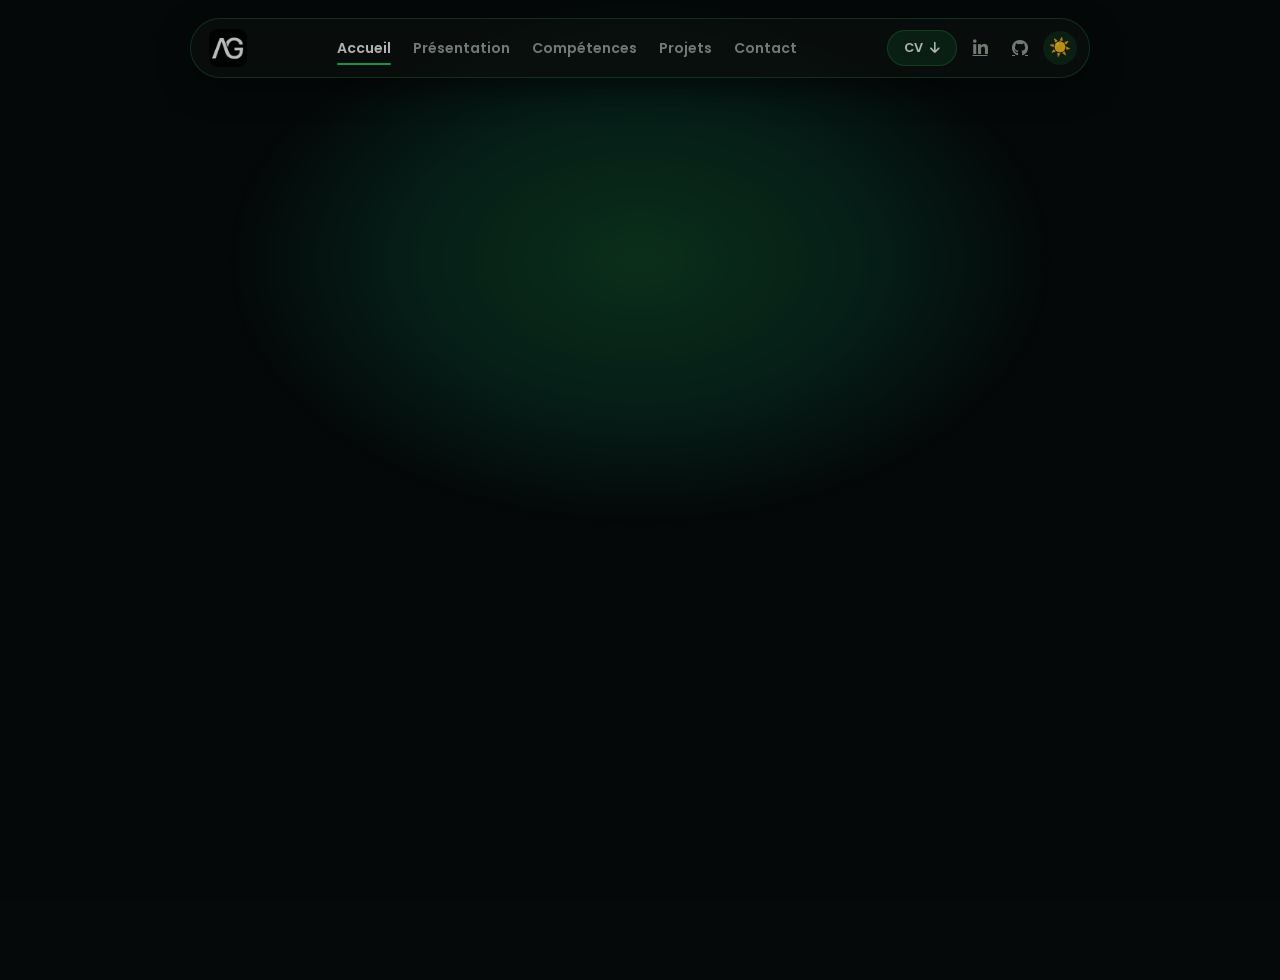
<file: index.html>
<!DOCTYPE html>
<html lang="fr">
<head>
    <meta charset="UTF-8">
    <meta name="viewport" content="width=device-width, initial-scale=1.0">
    <title>Anthony Gargoua | Accueil</title>
    <link rel="icon" href="img/logo.webp" type="image/webp">

    <link href="https://fonts.googleapis.com/css2?family=Poppins:wght@400;600;700&display=swap" rel="stylesheet">

    <link rel="stylesheet" href="styles/style.css">
    <link rel="stylesheet" href="https://cdnjs.cloudflare.com/ajax/libs/font-awesome/6.4.2/css/all.min.css">
</head>

<body>

<!-- Logo qui charge au démarrage du site -->

<div id="intro">
    <img src="img/logo.webp" alt="Anthony Gargoua Logo" id="logo">
</div>

<header>
    <div class="nav-container">
      <!-- Menu burger pour le mode responsive -->
        <div class="burger">
            <span></span><span></span><span></span>
        </div>
        
        <a href="index.html" class="nav-logo">
            <img src="img/logo.webp" alt="Logo">
        </a>

        <nav>
            <a href="index.html" class="active">Accueil</a>
            <a href="presentation.html">Présentation</a>
            <a href="competences.html">Compétences</a>
            <a href="projets.html">Projets</a>
            <a href="contact.html">Contact</a>
        </nav>

        <div class="nav-actions">
            <a href="files/CV_Anthony_GARGOUA_2026.pdf" target="_blank" rel="noopener" class="btn-cv" download>
                CV <i class="fas fa-arrow-down"></i>
            </a>
            <a href="https://www.linkedin.com/in/anthony-gargoua-776571196/" target="_blank" rel="noopener" class="nav-social" aria-label="LinkedIn">
                <i class="fab fa-linkedin-in"></i>
            </a>
            <a href="https://github.com/AnthonyGargoua" target="_blank" rel="noopener" class="nav-social" aria-label="GitHub">
                <i class="fab fa-github"></i>
            </a>
            <button id="theme-toggle">🌑</button>
        </div>
    </div>
</header>

<main class="content">
    <section class="hero fade">
        <span class="eyebrow">💻 Concepteur et Développeur d'Application Full Stack en devenir (Option JAVA)</span>
        <h1 class="title">Anthony <span class="accent-word">GARGOUA</span> 💁🏻‍♂️</h1>
        <p class="subtitle">Bienvenue sur mon portfolio. Découvrez mon parcours, mes projets et mes compétences techniques.</p>
        <div class="hero-actions">
            <a href="projets.html" class="btn-pill btn-pill--primary">Voir mes projets</a>
            <a href="contact.html" class="btn-pill btn-pill--ghost">Me contacter</a>
        </div>
    </section>

    <section class="bio fade">
        <div class="bio-text">
            <h2>À propos de moi</h2>
            <p>
                Actuellement titulaire de deux diplômes Bac+3 : <strong>Marketing Digital & Social Media</strong> et <strong>Pilotage du Développement Commercial</strong>. 
                Mon parcours m'a permis de lier stratégie commerciale et développement web.
            </p>
            <p>
                Après des expériences enrichissantes comme commercial chez <strong>Peugeot</strong> et assistant administratif et commercial polyvalent chez <strong>l'Auto Ecole de la Comédie.</strong>
                Mon envie d'apprendre et de progresser m'a conduit vers le domaine du <strong>developpement web</strong>.
            </p>
            <p>
                Polyvalent et curieux, j'ai intégré depuis Juin 2026 une formation niveau Bac+3 en<strong>Concepteur et Développeur d'Application Option JAVA</strong>, chez <strong>Diginamic Montpellier.</strong>
                <br>Mon objectif est de mettre en pratique mes connaissances et de contribuer au bon fonctionnement de projets web et mobile.
            </p>
        </div>

        <div class="bio-photo">
            <img src="img/anthony.webp" alt="Photo de profil Anthony Gargoua">
        </div>
    </section>
</main>

<!-- Bouton retour en haut -->
<button id="back-to-top" aria-label="Retour en haut de la page">
    <i class="fas fa-arrow-up"></i>
</button>

<script src="https://cdnjs.cloudflare.com/ajax/libs/gsap/3.12.2/gsap.min.js"></script>
<script src="js/script.js"></script>

</body>
</html>
</file>
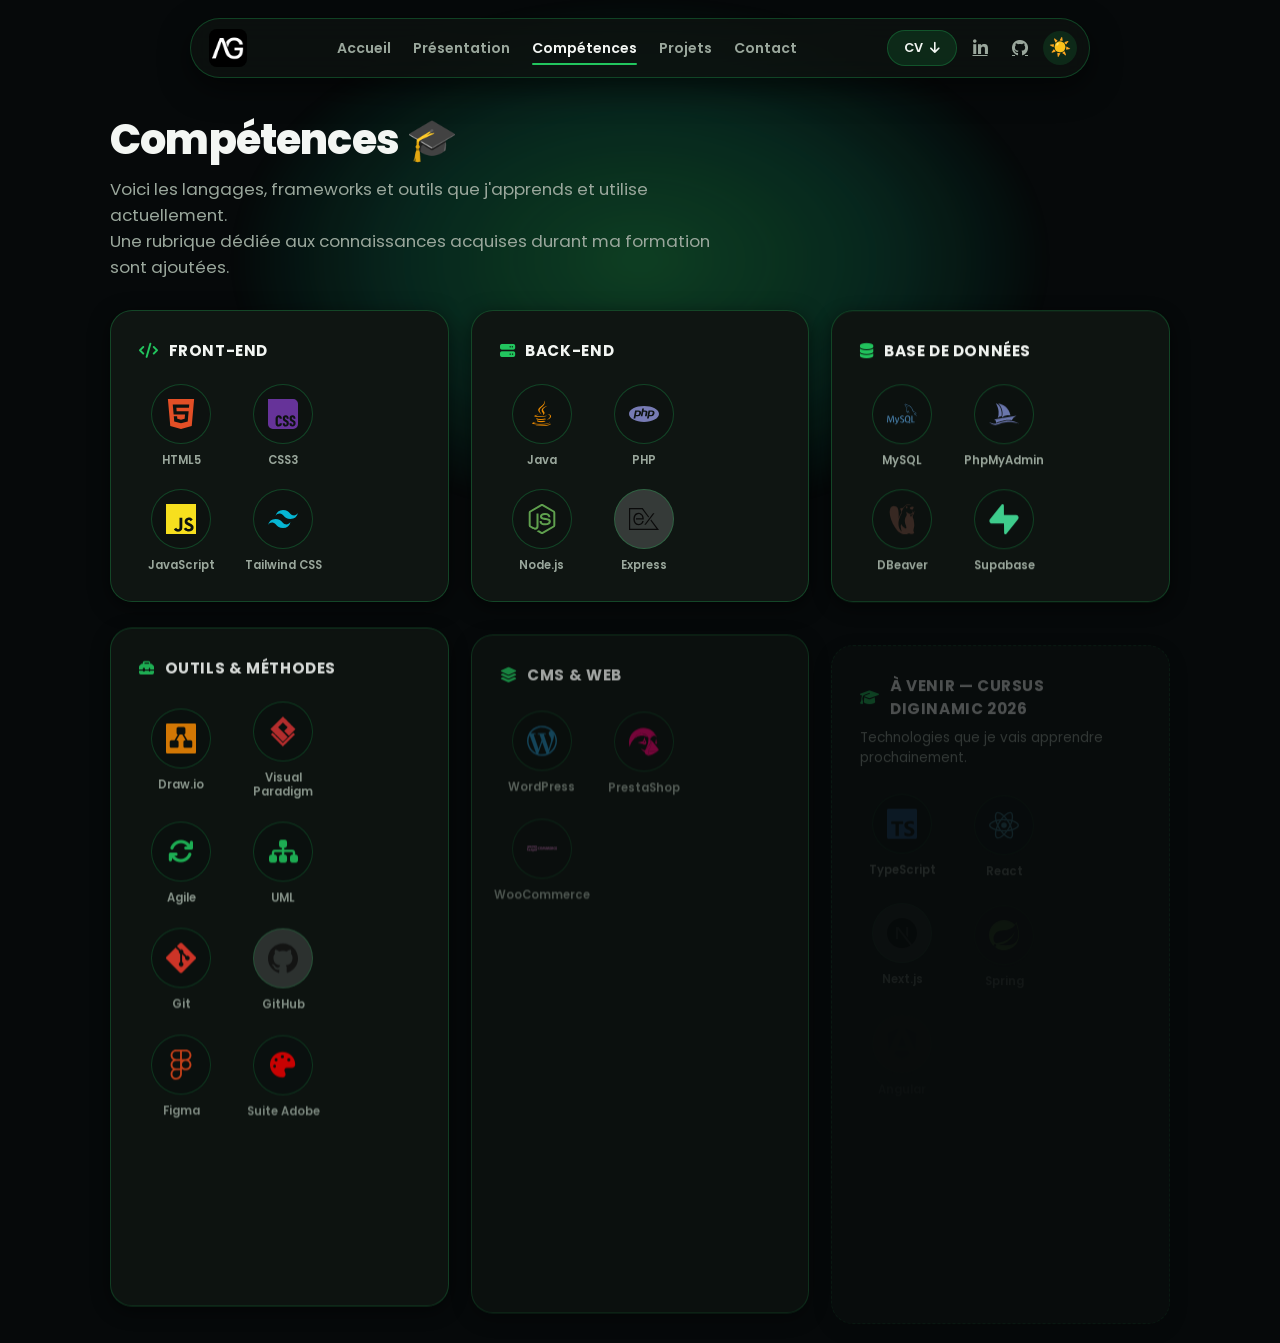
<file: competences.html>
<!DOCTYPE html>
<html lang="fr">
<head>
    <meta charset="UTF-8">
    <meta name="viewport" content="width=device-width, initial-scale=1.0">
    <title>Compétences | Anthony Gargoua</title>
    <link rel="icon" href="img/logo.webp" type="image/webp">

    <link href="https://fonts.googleapis.com/css2?family=Poppins:wght@400;600;700&display=swap" rel="stylesheet">
    <link rel="stylesheet" href="styles/style.css">
    <link rel="stylesheet" href="https://cdnjs.cloudflare.com/ajax/libs/font-awesome/6.4.2/css/all.min.css">
</head>

<body>

<header>
    <div class="nav-container">
        <!-- Le burger pour le mobile -->
        <div class="burger">
            <span></span><span></span><span></span>
        </div>
        
        <a href="index.html" class="nav-logo">
            <img src="img/logo.webp" alt="Logo">
        </a>

        <nav>
            <a href="index.html">Accueil</a>
            <a href="presentation.html">Présentation</a>
            <a href="competences.html" class="active">Compétences</a>
            <a href="projets.html">Projets</a>
            <a href="contact.html">Contact</a>
        </nav>

        <div class="nav-actions">
            <a href="files/CV_Anthony_GARGOUA_2026.pdf" target="_blank" rel="noopener" class="btn-cv" download>
                CV <i class="fas fa-arrow-down"></i>
            </a>
            <a href="https://www.linkedin.com/in/anthony-gargoua-776571196/" target="_blank" rel="noopener" class="nav-social" aria-label="LinkedIn">
                <i class="fab fa-linkedin-in"></i>
            </a>
            <a href="https://github.com/AnthonyGargoua" target="_blank" rel="noopener" class="nav-social" aria-label="GitHub">
                <i class="fab fa-github"></i>
            </a>
            <button id="theme-toggle">🌑</button>
        </div>
    </div>
</header>

<main class="content">
    <h1 class="title fade">Compétences 🎓</h1>
    <p class="subtitle fade">Voici les langages, frameworks et outils que j'apprends et utilise actuellement. <br> Une rubrique dédiée aux connaissances acquises durant ma formation sont ajoutées.</p>

    <div class="skills-grid">
        <!-- Front-End -->
        <section class="skill-category">
            <h3><i class="fas fa-code"></i> Front-End</h3>
            <div class="skill-icons">
          
                <div class="skill-icon" title="HTML5">
                    <div class="skill-icon-badge"><img src="img/icons/html5.svg" alt="HTML5"></div>
                    <span>HTML5</span>
                </div>
                <div class="skill-icon" title="CSS3">
                    <div class="skill-icon-badge"><img src="img/icons/css3.svg" alt="CSS3"></div>
                    <span>CSS3</span>
                </div>
                <div class="skill-icon" title="JavaScript">
                    <div class="skill-icon-badge"><img src="img/icons/javascript.svg" alt="JavaScript"></div>
                    <span>JavaScript</span>
                </div>
                <div class="skill-icon" title="Tailwind CSS">
                    <div class="skill-icon-badge"><img src="img/icons/tailwindcss.svg" alt="Tailwind CSS"></div>
                    <span>Tailwind CSS</span>
                </div>
            </div>
        </section>

        <!-- Back-End -->
        <section class="skill-category">
            <h3><i class="fas fa-server"></i> Back-End</h3>
            <div class="skill-icons">
                <div class="skill-icon" title="Java">
                    <div class="skill-icon-badge skill-icon-badge--java"><i class="fab fa-java"></i></div>
                    <span>Java</span>
                </div>
                <div class="skill-icon" title="PHP">
                    <div class="skill-icon-badge"><img src="img/icons/php.svg" alt="PHP"></div>
                    <span>PHP</span>
                </div>
                <div class="skill-icon" title="Node.js">
                    <div class="skill-icon-badge"><img src="img/icons/nodejs.svg" alt="Node.js"></div>
                    <span>Node.js</span>
                </div>
                <div class="skill-icon" title="Express">
                    <div class="skill-icon-badge skill-icon-badge--soft-light"><img src="img/icons/express.svg" alt="Express"></div>
                    <span>Express</span>
                </div>
            </div>
        </section>

        <!-- Base de données -->
        <section class="skill-category">
            <h3><i class="fas fa-database"></i> Base de données</h3>
            <div class="skill-icons">
                <div class="skill-icon" title="MySQL">
                    <div class="skill-icon-badge"><img src="img/icons/mysql.svg" alt="MySQL"></div>
                    <span>MySQL</span>
                </div>
                <div class="skill-icon" title="PhpMyAdmin">
                    <div class="skill-icon-badge"><img src="img/icons/phpmyadmin.svg" alt="PhpMyAdmin"></div>
                    <span>PhpMyAdmin</span>
                </div>
                <div class="skill-icon" title="DBeaver">
                    <div class="skill-icon-badge"><img src="img/icons/dbeaver.svg" alt="DBeaver"></div>
                    <span>DBeaver</span>
                </div>
                <div class="skill-icon" title="Supabase">
                    <div class="skill-icon-badge"><img src="img/icons/supabase.svg" alt="Supabase"></div>
                    <span>Supabase</span>
                </div>
            </div>
        </section>

        <!-- Outils & méthodes -->
        <section class="skill-category">
            <h3><i class="fas fa-toolbox"></i> Outils & méthodes</h3>
            <div class="skill-icons">
                <div class="skill-icon" title="Draw.io">
                    <div class="skill-icon-badge"><img src="img/icons/drawio.svg" alt="Draw.io"></div>
                    <span>Draw.io</span>
                </div>
                <div class="skill-icon" title="Visual Paradigm">
                    <div class="skill-icon-badge"><img src="img/icons/visualparadigm.svg" alt="Visual Paradigm"></div>
                    <span>Visual Paradigm</span>
                </div>
                <div class="skill-icon" title="Agile">
                    <div class="skill-icon-badge"><i class="fas fa-arrows-rotate"></i></div>
                    <span>Agile</span>
                </div>
                <div class="skill-icon" title="UML">
                    <div class="skill-icon-badge"><i class="fas fa-sitemap"></i></div>
                    <span>UML</span>
                </div>
                <div class="skill-icon" title="Git">
                    <div class="skill-icon-badge"><img src="img/icons/git.svg" alt="Git"></div>
                    <span>Git</span>
                </div>
                <div class="skill-icon" title="GitHub">
                    <div class="skill-icon-badge skill-icon-badge--soft-light"><img src="img/icons/github.svg" alt="GitHub"></div>
                    <span>GitHub</span>
                </div>
                <div class="skill-icon" title="Figma">
                    <div class="skill-icon-badge"><img src="img/icons/figma.svg" alt="Figma"></div>
                    <span>Figma</span>
                </div>
                <div class="skill-icon" title="Suite Adobe">
                    <div class="skill-icon-badge skill-icon-badge--adobe"><i class="fas fa-palette"></i></div>
                    <span>Suite Adobe</span>
                </div>
            </div>
        </section>

        <!-- CMS & Web -->
        <section class="skill-category">
            <h3><i class="fas fa-layer-group"></i> CMS & Web</h3>
            <div class="skill-icons">
                <div class="skill-icon" title="WordPress">
                    <div class="skill-icon-badge"><img src="img/icons/wordpress.svg" alt="WordPress"></div>
                    <span>WordPress</span>
                </div>
                <div class="skill-icon" title="PrestaShop">
                    <div class="skill-icon-badge"><img src="img/icons/prestashop.svg" alt="PrestaShop"></div>
                    <span>PrestaShop</span>
                </div>
                <div class="skill-icon" title="WooCommerce">
                    <div class="skill-icon-badge"><img src="img/icons/woocommerce.svg" alt="WooCommerce"></div>
                    <span>WooCommerce</span>
                </div>
            </div>
        </section>

        <!-- Futur langages et outils Diginamic -->
        <section class="skill-category skill-category--soon">
            <h3><i class="fas fa-graduation-cap"></i> À venir — Cursus Diginamic 2026</h3>
            <p class="category-note">Technologies que je vais apprendre prochainement.</p>
            <div class="skill-icons">
                <div class="skill-icon" title="TypeScript">
                    <div class="skill-icon-badge"><img src="img/icons/typescript.svg" alt="TypeScript"></div>
                    <span>TypeScript</span>
                </div>
                <div class="skill-icon" title="React">
                    <div class="skill-icon-badge"><img src="img/icons/react.svg" alt="React"></div>
                    <span>React</span>
                </div>
                <div class="skill-icon" title="Next.js">
                    <div class="skill-icon-badge skill-icon-badge--soft-light"><img src="img/icons/nextjs.svg" alt="Next.js"></div>
                    <span>Next.js</span>
                </div>
                <div class="skill-icon" title="Spring">
                    <div class="skill-icon-badge"><img src="img/icons/spring.svg" alt="Spring"></div>
                    <span>Spring</span>
                </div>
                <div class="skill-icon" title="Angular">
                    <div class="skill-icon-badge skill-icon-badge--soft-light"><img src="img/icons/angular.svg" alt="Angular"></div>
                    <span>Angular</span>
                </div>
                <div class="skill-icon" title="PostgreSQL">
                    <div class="skill-icon-badge"><img src="img/icons/postgresql.svg" alt="PostgreSQL"></div>
                    <span>PostgreSQL</span>
                </div>
                <div class="skill-icon" title="NoSQL (MongoDB / Redis)">
                    <div class="skill-icon-badge"><img src="img/icons/mongodb.svg" alt="MongoDB"></div>
                    <span>NoSQL</span>
                </div>
                <div class="skill-icon" title="Docker & Kubernetes">
                    <div class="skill-icon-badge"><img src="img/icons/docker.svg" alt="Docker"></div>
                    <span>Docker</span>
                </div>
                <div class="skill-icon" title="Tests Unitaires (Jest / JUnit)">
                    <div class="skill-icon-badge"><img src="img/icons/jest.svg" alt="Jest"></div>
                    <span>Tests</span>
                </div>
                <div class="skill-icon" title="Architecture Cloud & API Rest">
                    <div class="skill-icon-badge"><i class="fas fa-cloud"></i></div>
                    <span>Cloud / API</span>
                </div>
            </div>
        </section>
    </div>
</main>

<!-- Bouton retour en haut -->
<button id="back-to-top" aria-label="Retour en haut de la page">
    <i class="fas fa-arrow-up"></i>
</button>

<script src="https://cdnjs.cloudflare.com/ajax/libs/gsap/3.12.2/gsap.min.js"></script>
<script src="js/script.js"></script>

</body>
</html>
</file>
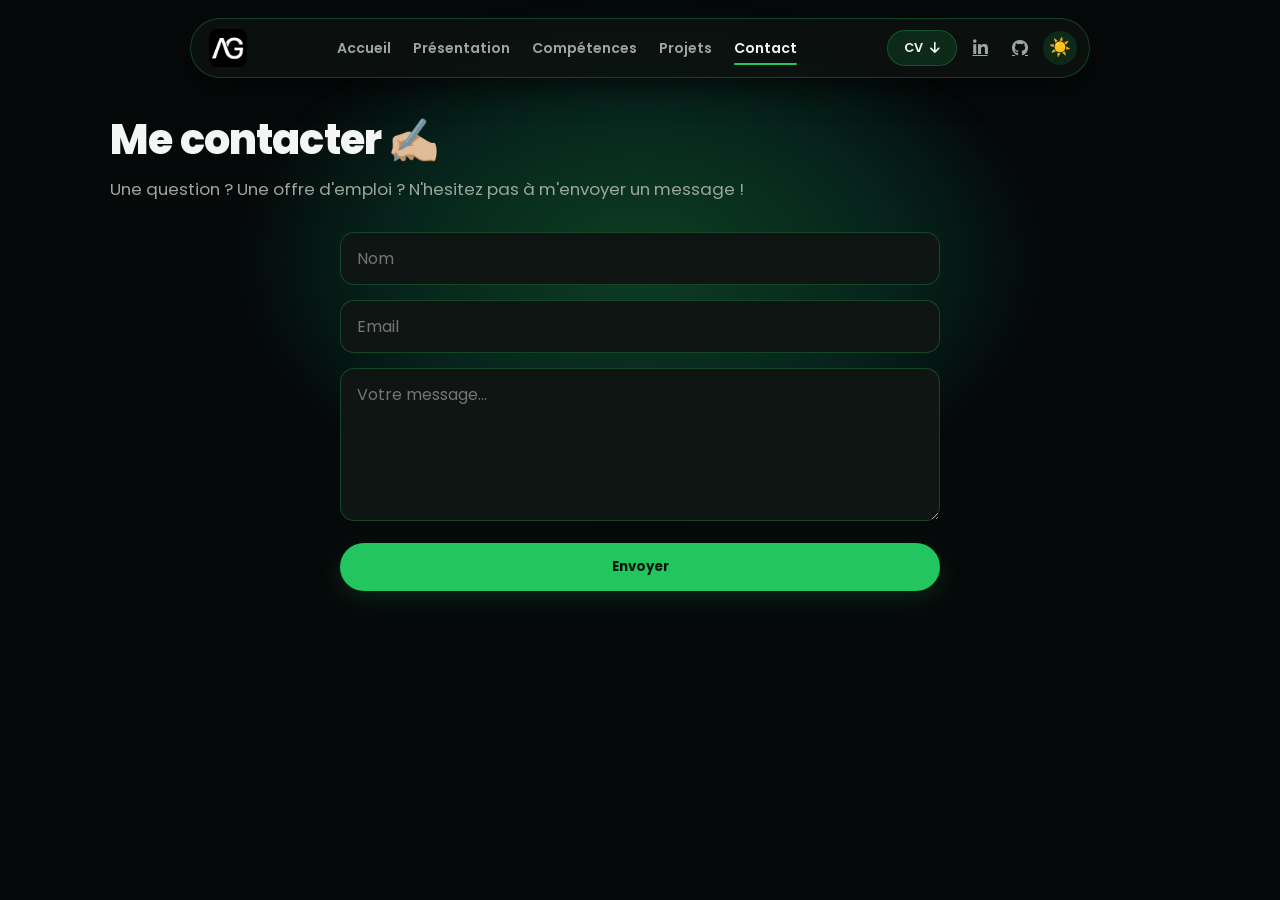
<file: contact.html>
<!DOCTYPE html>
<html lang="fr">
<head>
    <meta charset="UTF-8">
    <meta name="viewport" content="width=device-width, initial-scale=1.0">
    <title>Contact | Anthony Gargoua</title>
    <link rel="icon" href="img/logo.webp" type="image/webp">

    <link href="https://fonts.googleapis.com/css2?family=Poppins:wght@400;600;700&display=swap" rel="stylesheet">
    <link rel="stylesheet" href="styles/style.css">
    <link rel="stylesheet" href="https://cdnjs.cloudflare.com/ajax/libs/font-awesome/6.4.2/css/all.min.css">
</head>

<body>

<header>
    <div class="nav-container">
        <!-- Le burger pour le mobile -->
        <div class="burger">
            <span></span><span></span><span></span>
        </div>
        
        <a href="index.html" class="nav-logo">
            <img src="img/logo.webp" alt="Logo">
        </a>

        <nav>
            <a href="index.html">Accueil</a>
            <a href="presentation.html">Présentation</a>
            <a href="competences.html">Compétences</a>
            <a href="projets.html">Projets</a>
            <a href="contact.html" class="active">Contact</a>
        </nav>

        <div class="nav-actions">
            <a href="files/CV_Anthony_GARGOUA_2026.pdf" target="_blank" rel="noopener" class="btn-cv" download>
                CV <i class="fas fa-arrow-down"></i>
            </a>
            <a href="https://www.linkedin.com/in/anthony-gargoua-776571196/" target="_blank" rel="noopener" class="nav-social" aria-label="LinkedIn">
                <i class="fab fa-linkedin-in"></i>
            </a>
            <a href="https://github.com/AnthonyGargoua" target="_blank" rel="noopener" class="nav-social" aria-label="GitHub">
                <i class="fab fa-github"></i>
            </a>
            <button id="theme-toggle">🌑</button>
        </div>
    </div>
</header>

<main class="content">
    <section class="contact-section fade">
        <h1 class="title">Me contacter ✍🏼</h1>
        <p class="subtitle">Une question ? Une offre d'emploi ? N'hesitez pas à m'envoyer un message !</p>

        <form class="contact-form" action="https://formspree.io/f/mdkrrqwg" method="POST">
            <div class="form-group">
                <input type="text" name="name" placeholder="Nom" required>
            </div>
            <div class="form-group">
                <input type="email" name="email" placeholder="Email" required>
            </div>
            <div class="form-group">
                <textarea name="message" placeholder="Votre message..." rows="5" required></textarea>
            </div>

            <button type="submit" class="btn-submit">Envoyer</button>

            <!-- Message dynamique de retour -->
            <div id="form-message" class="form-message"></div>
        </form>
    </section>
</main>

<!-- Bouton retour en haut -->
<button id="back-to-top" aria-label="Retour en haut de la page">
    <i class="fas fa-arrow-up"></i>
</button>

<!-- GSAP -->
<script src="https://cdnjs.cloudflare.com/ajax/libs/gsap/3.12.2/gsap.min.js"></script>

<!-- Logique du formulaire -->
<script>
    const form = document.querySelector(".contact-form");
    const msgBox = document.getElementById("form-message");

    form.addEventListener("submit", async (e) => {
        e.preventDefault();
        msgBox.classList.remove("success", "error", "show");

        const response = await fetch(form.action, {
            method: "POST",
            body: new FormData(form),
            headers: { "Accept": "application/json" }
        });

        if (response.ok) {
            msgBox.textContent = "Merci ! Votre message a bien été envoyé ✨";
            msgBox.className = "form-message success show";
            form.reset();
        } else {
            msgBox.textContent = "Erreur lors de l’envoi. Veuillez réessayer.";
            msgBox.className = "form-message error show";
        }

        gsap.fromTo(".show", 
            { opacity: 0, y: 10 }, 
            { opacity: 1, y: 0, duration: 0.6, ease: "power2.out" }
        );
    });
</script>

<script src="js/script.js"></script>

</body>
</html>
</file>
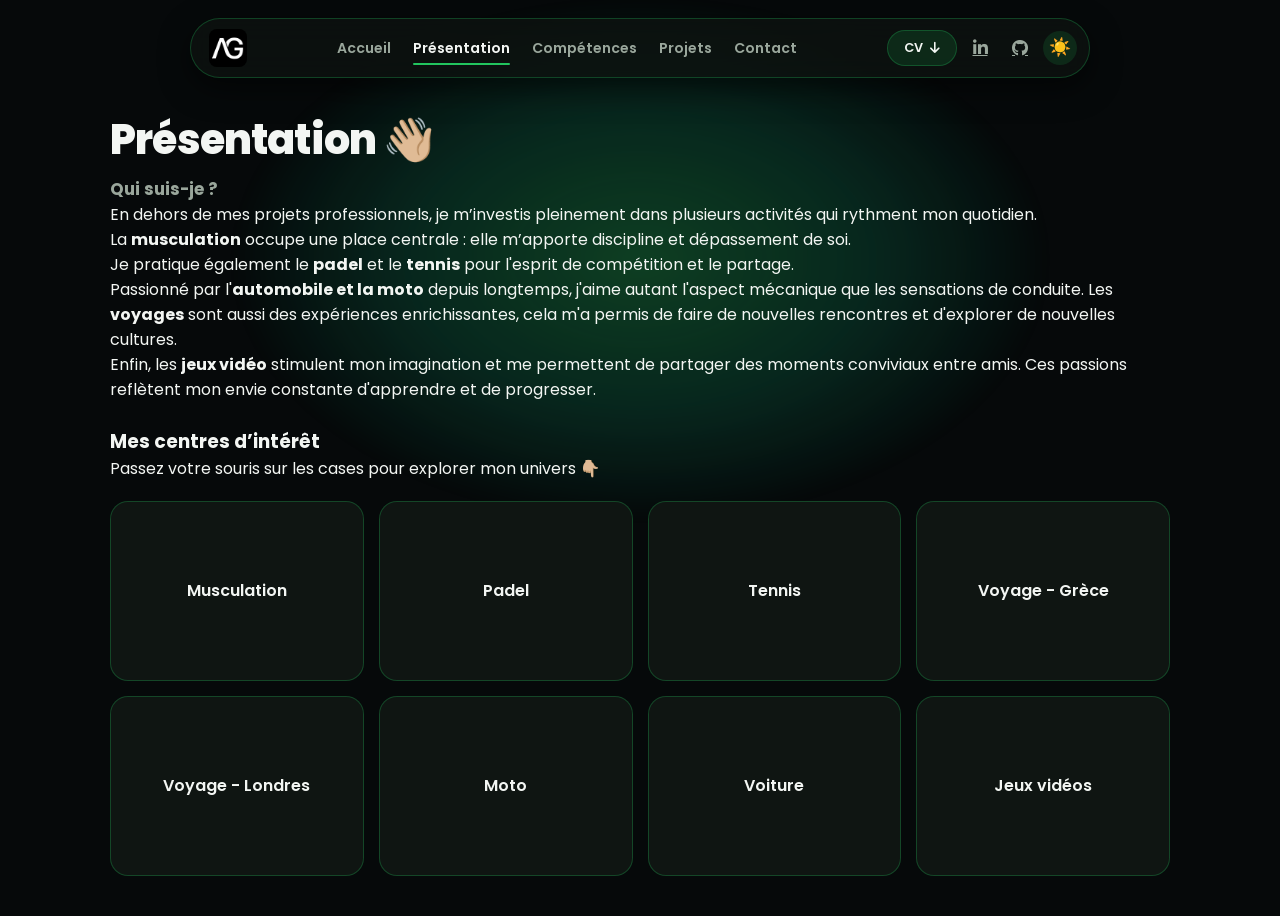
<file: presentation.html>
<!DOCTYPE html>
<html lang="fr">
<head>
    <meta charset="UTF-8">
    <meta name="viewport" content="width=device-width, initial-scale=1.0">
    <title>Présentation | Anthony Gargoua</title>
    <link rel="icon" href="img/logo.webp" type="image/webp">


    <link href="https://fonts.googleapis.com/css2?family=Poppins:wght@400;600;700&display=swap" rel="stylesheet">
    <link rel="stylesheet" href="styles/style.css">
    <link rel="stylesheet" href="https://cdnjs.cloudflare.com/ajax/libs/font-awesome/6.4.2/css/all.min.css">
</head>

<body>

<header>
    <div class="nav-container">
          <!-- Menu burger pour le mode responsive -->
        <div class="burger">
            <span></span><span></span><span></span>
        </div>
        
        <a href="index.html" class="nav-logo">
            <img src="img/logo.webp" alt="Logo">
        </a>

        <nav>
            <a href="index.html">Accueil</a>
            <a href="presentation.html" class="active">Présentation</a>
            <a href="competences.html">Compétences</a>
            <a href="projets.html">Projets</a>
            <a href="contact.html">Contact</a>
        </nav>

        <div class="nav-actions">
            <a href="files/CV_Anthony_GARGOUA_2026.pdf" target="_blank" rel="noopener" class="btn-cv" download>
                CV <i class="fas fa-arrow-down"></i>
            </a>
            <a href="https://www.linkedin.com/in/anthony-gargoua-776571196/" target="_blank" rel="noopener" class="nav-social" aria-label="LinkedIn">
                <i class="fab fa-linkedin-in"></i>
            </a>
            <a href="https://github.com/AnthonyGargoua" target="_blank" rel="noopener" class="nav-social" aria-label="GitHub">
                <i class="fab fa-github"></i>
            </a>
            <button id="theme-toggle">🌑</button>
        </div>
    </div>
</header>

<main class="content">
    <section class="intro-presentation fade">
        <h1 class="title">Présentation 👋🏼</h1>
        <h2 class="subtitle">Qui suis-je ?</h2>

        <div class="presentation-text">
            <p>
                En dehors de mes projets professionnels, je m’investis pleinement dans plusieurs activités qui rythment mon quotidien. 
                <br>La <strong>musculation</strong> occupe une place centrale : elle m’apporte discipline et dépassement de soi. 
                <br>Je pratique également le <strong>padel</strong> et le <strong>tennis</strong> pour l'esprit de compétition et le partage.
            </p>
            <p>
                Passionné par l'<strong>automobile et la moto</strong> depuis longtemps, j'aime autant l'aspect mécanique que les sensations de conduite. 
                Les <strong>voyages</strong> sont aussi des expériences enrichissantes, cela m'a permis de faire de nouvelles rencontres et d'explorer de nouvelles cultures.
            </p>
            <p>
                Enfin, les <strong>jeux vidéo</strong> stimulent mon imagination et me permettent de partager des moments conviviaux entre amis. 
                Ces passions reflètent mon envie constante d'apprendre et de progresser.
            </p>
            <br>
        </div>
    </section>

    <section class="interests fade">
        <h3>Mes centres d’intérêt</h3>
        <p class="instruction">Passez votre souris sur les cases pour explorer mon univers 👇🏼</p>

        <div class="cards-container">
            <div class="card">
                <span>Musculation</span>
                <img src="img/musculation.webp" alt="Musculation" class="hover-img">
            </div>
            <div class="card">
                <span>Padel</span>
                <img src="img/padel.webp" alt="Padel" class="hover-img">
            </div>
            <div class="card">
                <span>Tennis</span>
                <img src="img/tennis.webp" alt="Tennis" class="hover-img">
            </div>
            <div class="card">
                <span>Voyage - Grèce</span>
                <img src="img/acropole.webp" alt="Grèce" class="hover-img">
            </div>
            <div class="card">
                <span>Voyage - Londres</span>
                <img src="img/londres.webp" alt="Londres" class="hover-img">
            </div>
            <div class="card">
                <span>Moto</span>
                <img src="img/honda.webp" alt="Moto" class="hover-img">
            </div>
            <div class="card">
                <span>Voiture</span>
                <img src="img/porsche.webp" alt="Voiture" class="hover-img">
            </div>
            <div class="card">
                <span>Jeux vidéos</span>
                <img src="img/ordinateur.webp" alt="Jeux vidéos" class="hover-img">
            </div>
        </div>
    </section>
</main>

<!-- Bouton retour en haut -->
<button id="back-to-top" aria-label="Retour en haut de la page">
    <i class="fas fa-arrow-up"></i>
</button>

<script src="https://cdnjs.cloudflare.com/ajax/libs/gsap/3.12.2/gsap.min.js"></script>
<script src="js/script.js"></script>

</body>
</html>
</file>
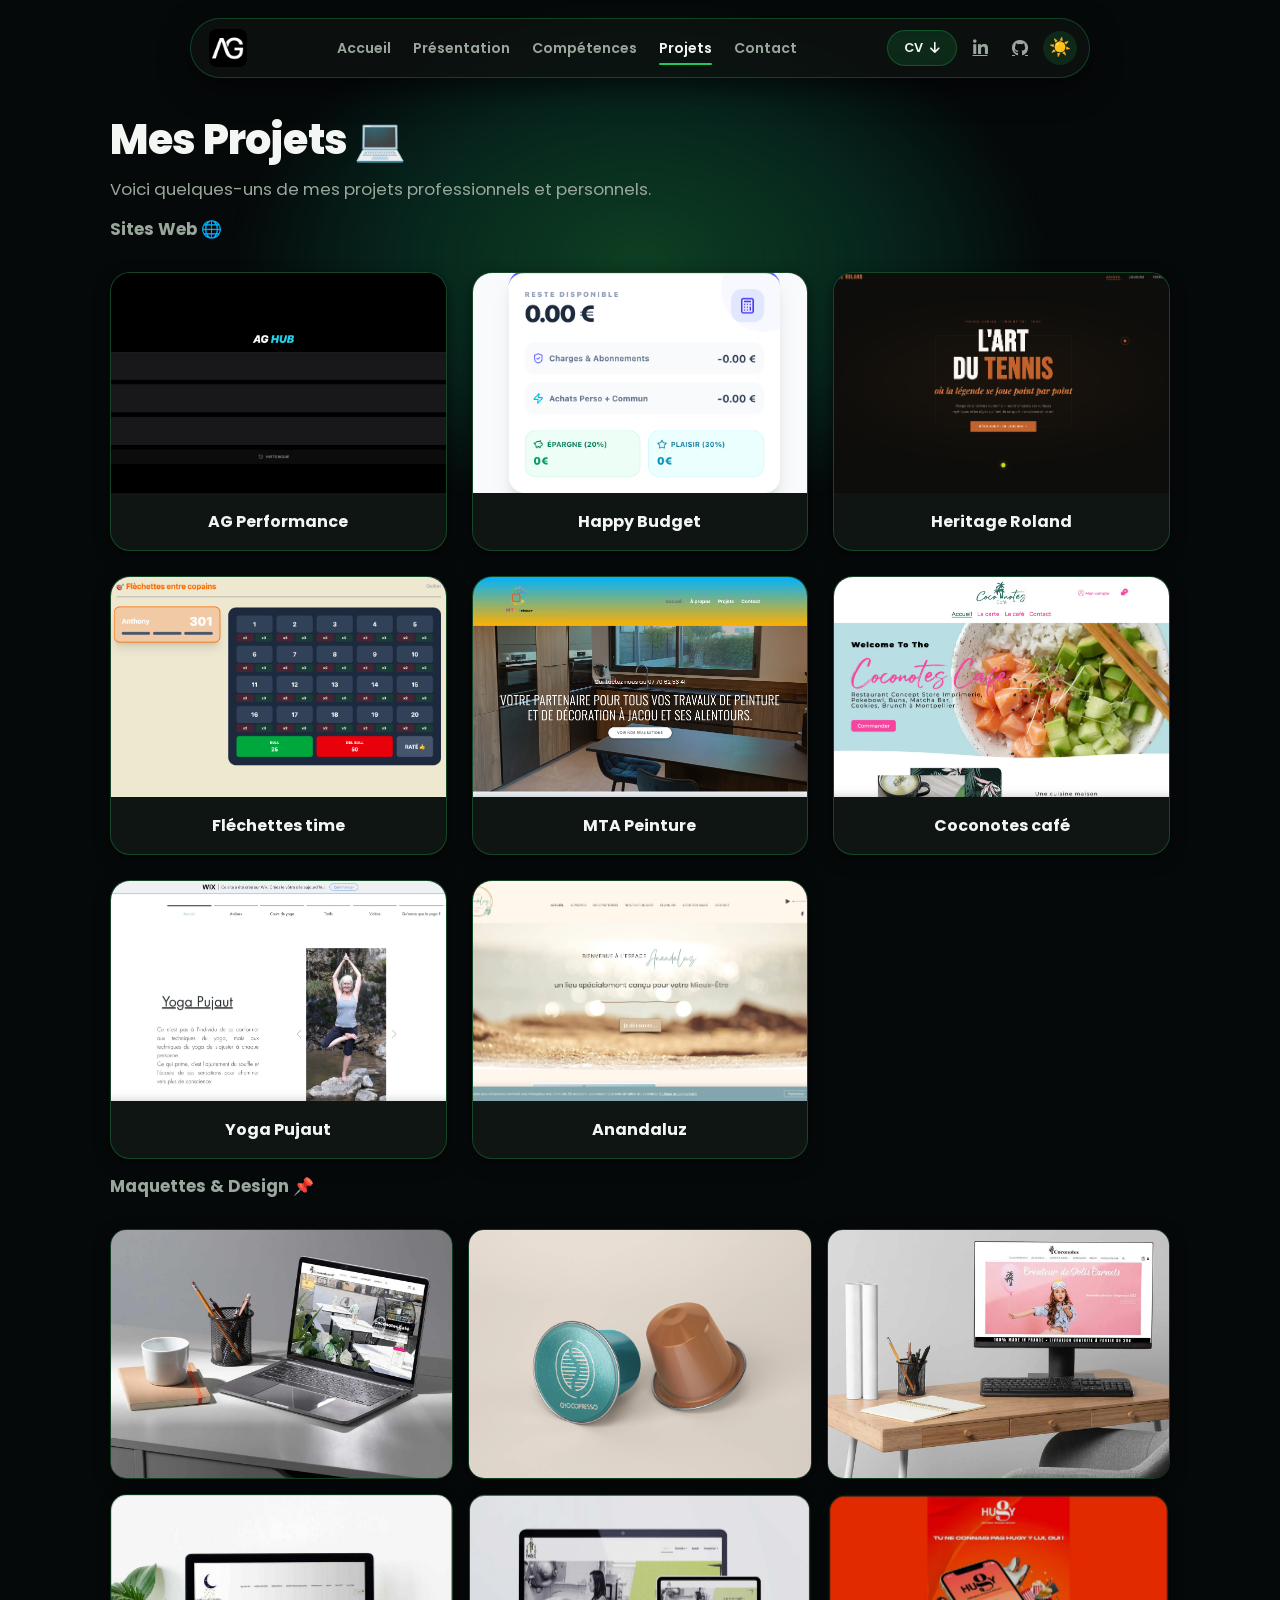
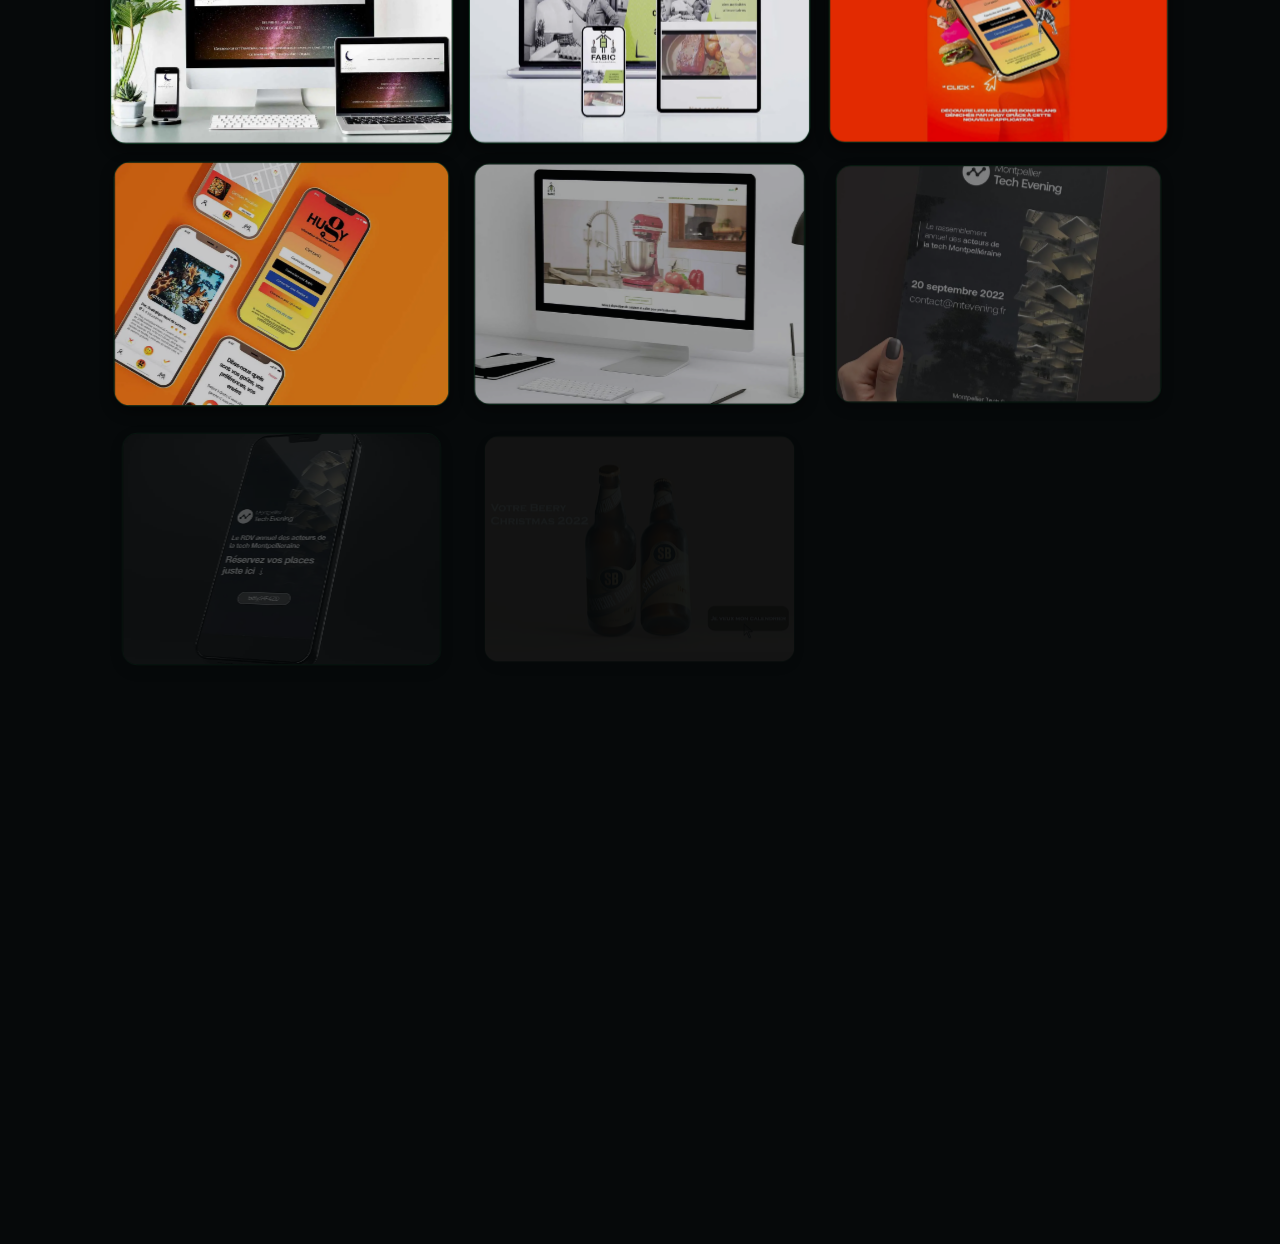
<file: projets.html>
<!DOCTYPE html>
<html lang="fr">
<head>
    <meta charset="UTF-8">
    <meta name="viewport" content="width=device-width, initial-scale=1.0">
    <title>Projets | Anthony Gargoua</title>
    <link rel="icon" href="img/logo.webp" type="image/webp">

    <link href="https://fonts.googleapis.com/css2?family=Poppins:wght@400;600;700&display=swap" rel="stylesheet">
    <link rel="stylesheet" href="styles/style.css">
    <link rel="stylesheet" href="https://cdnjs.cloudflare.com/ajax/libs/font-awesome/6.4.2/css/all.min.css">
</head>

<body>

<header>
    <div class="nav-container">
        <!-- Le burger pour le mobile -->
        <div class="burger">
            <span></span><span></span><span></span>
        </div>
        
        <a href="index.html" class="nav-logo">
            <img src="img/logo.webp" alt="Logo">
        </a>

        <nav>
            <a href="index.html">Accueil</a>
            <a href="presentation.html">Présentation</a>
            <a href="competences.html">Compétences</a>
            <a href="projets.html" class="active">Projets</a>
            <a href="contact.html">Contact</a>
        </nav>

        <div class="nav-actions">
            <a href="files/CV_Anthony_GARGOUA_2026.pdf" target="_blank" rel="noopener" class="btn-cv" download>
                CV <i class="fas fa-arrow-down"></i>
            </a>
            <a href="https://www.linkedin.com/in/anthony-gargoua-776571196/" target="_blank" rel="noopener" class="nav-social" aria-label="LinkedIn">
                <i class="fab fa-linkedin-in"></i>
            </a>
            <a href="https://github.com/AnthonyGargoua" target="_blank" rel="noopener" class="nav-social" aria-label="GitHub">
                <i class="fab fa-github"></i>
            </a>
            <button id="theme-toggle">🌑</button>
        </div>
    </div>
</header>

<main class="content">
    <section class="projects-section fade">
        <h1 class="title">Mes Projets 💻</h1>
        <p class="subtitle fade">Voici quelques-uns de mes projets professionnels et personnels.</p>

        <div class="project-group">
            <h2 class="subtitle">Sites Web 🌐</h2>
            <div class="websites-grid">

                <article class="site-card">
                    <a href="https://agperformance.vercel.app/" target="_blank" rel="noopener">
                        <img src="img/ag-performance.png" alt="Aperçu du site AG Performance">
                        <h3>AG Performance</h3>
                    </a>
                </article>

                <article class="site-card">
                    <a href="https://happybudget-theta.vercel.app/" target="_blank" rel="noopener">
                        <img src="img/happy-budget.png" alt="Aperçu du site Happy Budget">
                        <h3>Happy Budget</h3>
                    </a>
                </article>

                <article class="site-card">
                    <a href="https://heritage-roland.vercel.app/" target="_blank" rel="noopener">
                        <img src="img/heritage-roland.png" alt="Aperçu du site Héritage Roland">
                        <h3>Heritage Roland</h3>
                    </a>
                </article>

                <article class="site-card">
                    <a href="https://flechettestime.vercel.app/" target="_blank" rel="noopener">
                        <img src="img/flechettes-time.png" alt="Aperçu du site Fléchettes time">
                        <h3>Fléchettes time</h3>
                    </a>
                </article>

                <article class="site-card">
                    <a href="https://mtapeinture.fr/" target="_blank" rel="noopener">
                        <img src="img/mtapeinture.webp" alt="Aperçu du site MTA Peinture">
                        <h3>MTA Peinture</h3>
                    </a>
                </article>

                <article class="site-card">
                    <a href="https://coconotescafe.fr/" target="_blank" rel="noopener">
                        <img src="img/coconotescafe.webp" alt="Aperçu du site Coconotes café">
                        <h3>Coconotes café</h3>
                    </a>
                </article>

                <article class="site-card">
                    <a href="https://yogapujaut.wixsite.com/yoga-accompagnement" target="_blank" rel="noopener">
                        <img src="img/yoapujaut.webp" alt="Aperçu du site Yoga Pujaut">
                        <h3>Yoga Pujaut</h3>
                    </a>
                </article>

                <article class="site-card">
                    <a href="https://www.espace-anandaluz.com/" target="_blank" rel="noopener">
                        <img src="img/anandaluz.webp" alt="Aperçu du site Anandaluz">
                        <h3>Anandaluz</h3>
                    </a>
                </article>
            </div>
        </div>

        <div class="project-group">
            <h2 class="subtitle">Maquettes & Design 📌</h2>
            <div class="gallery-grid">
                <img src="img/cafe.webp" alt="Maquette Café">
                <img src="img/capsule.webp" alt="Maquette Capsule">
                <img src="img/coconotes.webp" alt="Design Coconotes">
                <img src="img/etoiles.webp" alt="Design Étoiles">
                <img src="img/fabic.webp" alt="Design Fabic">
                <img src="img/hugy-flyer.webp" alt="Flyer Hugy">
                <img src="img/hugy.webp" alt="Maquette Hugy">
                <img src="img/location.webp" alt="Interface Location">
                <img src="img/mte-flyer.webp" alt="Flyer MTE">
                <img src="img/mte-story.webp" alt="Story MTE">
                <img src="img/saveur-biere.webp" alt="Design Saveur Bière">
                <img src="img/saveur-bouteilles.webp" alt="Design Bouteilles">
                <img src="img/saveur-flyer.webp" alt="Flyer Saveur">
                <img src="img/saveur-trinquer.webp" alt="Visuel Trinquer">
                <img src="img/sunrise-creme-jour.webp" alt="Produit Sunrise">
                <img src="img/sunrise-creme.webp" alt="Gamme Sunrise">
                <img src="img/sunrise-produits.webp" alt="Packshot Sunrise">
                <img src="img/sunrise-serum.webp" alt="Sérum Sunrise">
            </div>
        </div>
    </section>
</main>

<!-- Bouton retour en haut -->
<button id="back-to-top" aria-label="Retour en haut de la page">
    <i class="fas fa-arrow-up"></i>
</button>

<script src="https://cdnjs.cloudflare.com/ajax/libs/gsap/3.12.2/gsap.min.js"></script>
<script src="js/script.js"></script>

</body>
</html>
</file>
<file: styles/style.css>
:root {
    --bg: #06090a;
    --bg-elevated: #0d1210;
    --text: #f3f6f3;
    --text-soft: #9aa79c;
    --accent: #22c55e;
    --accent-strong: #4ade80;
    --accent-ink: #06170c;
    --accent-soft: rgba(34, 197, 94, 0.14);
    --accent-border: rgba(34, 197, 94, 0.28);
    --card: #0f1512;
    --shadow: rgba(0, 0, 0, 0.55);
    --glow-1: rgba(34, 197, 94, 0.32);
    --glow-2: rgba(16, 185, 129, 0.18);
}

.light-theme {
    --bg: #f4f7f4;
    --bg-elevated: #ffffff;
    --text: #171b18;
    --text-soft: #5b665d;
    --accent: #16a34a;
    --accent-strong: #0f7a37;
    --accent-ink: #ffffff;
    --accent-soft: rgba(22, 163, 74, 0.12);
    --accent-border: rgba(22, 163, 74, 0.25);
    --card: #ffffff;
    --shadow: rgba(15, 40, 20, 0.1);
    --glow-1: rgba(22, 163, 74, 0.16);
    --glow-2: rgba(16, 185, 129, 0.1);
}

* {
    margin: 0;
    padding: 0;
    box-sizing: border-box;
    font-family: 'Poppins', sans-serif;
}

html { scroll-behavior: smooth; }

body {
    background: var(--bg);
    color: var(--text);
    transition: background 0.3s, color 0.3s;
    overflow-x: hidden;
    position: relative;
}

/* Halo lumineux vert sur tout le site en fond de page */
body::before {
    content: "";
    position: fixed;
    top: -10%;
    left: 50%;
    width: 1100px;
    height: 700px;
    transform: translateX(-50%);
    background: radial-gradient(closest-side, var(--glow-1), var(--glow-2) 45%, transparent 75%);
    filter: blur(10px);
    pointer-events: none;
    z-index: 0;
    opacity: 0.9;
}

header, main, footer { position: relative; z-index: 1; }

/* Chargement d'entrée du site */
#intro {
    position: fixed;
    top: 0;
    left: 0;
    width: 100%;
    height: 100vh;
    background: var(--bg);
    display: flex;
    justify-content: center;
    align-items: center;
    z-index: 2000;
}

#logo {
    width: 120px;
    opacity: 0; /* Géré par GSAP */
}

/* Navigation */
header {
    background: transparent;
    position: sticky;
    top: 0;
    z-index: 1000;
    padding: 18px 20px 0;
}

.nav-container {
    max-width: 900px;
    margin: 0 auto;
    display: flex;
    justify-content: space-between;
    align-items: center;
    padding: 10px 12px 10px 18px;
    gap: 16px;
    background: color-mix(in srgb, var(--bg-elevated) 78%, transparent);
    backdrop-filter: blur(14px);
    border: 1px solid var(--accent-border);
    border-radius: 999px;
    box-shadow: 0 10px 30px var(--shadow);
}

.nav-logo img {
    height: 38px;
    width: auto;
    border-radius: 8px;
    display: block;
}

nav {
    display: flex;
    gap: 22px;
    align-items: center;
}

nav a {
    text-decoration: none;
    font-weight: 600;
    color: var(--text-soft);
    transition: color 0.25s;
    font-size: 0.88rem;
    position: relative;
    padding: 4px 0;
}

nav a::after {
    content: "";
    position: absolute;
    left: 0;
    bottom: -2px;
    width: 0;
    height: 2px;
    background: var(--accent);
    border-radius: 2px;
    transition: width 0.25s ease;
}

nav a:hover, nav a.active {
    color: var(--text);
}

nav a:hover::after, nav a.active::after {
    width: 100%;
}

.nav-actions {
    display: flex;
    align-items: center;
    gap: 6px;
}

.btn-cv {
    display: inline-flex;
    align-items: center;
    gap: 7px;
    background: var(--accent-soft);
    color: var(--text);
    border: 1px solid var(--accent-border);
    border-radius: 999px;
    padding: 8px 16px;
    font-weight: 600;
    font-size: 0.8rem;
    text-decoration: none;
    transition: border-color 0.25s, color 0.25s, transform 0.25s;
    white-space: nowrap;
}

.btn-cv:hover {
    border-color: var(--accent);
    color: var(--accent-strong);
    transform: translateY(-2px);
}

.nav-social {
    color: var(--text-soft);
    font-size: 1.05rem;
    transition: color 0.25s, transform 0.25s;
    display: inline-flex;
    align-items: center;
    justify-content: center;
    width: 34px;
    height: 34px;
    border-radius: 50%;
}

.nav-social:hover {
    color: var(--accent-strong);
    background: var(--accent-soft);
    transform: translateY(-2px);
}

/* Menu burger */
.burger {
    display: none;
    flex-direction: column;
    justify-content: center;
    align-items: center;
    width: 24px;
    height: 20px;
    position: relative;
    cursor: pointer;
    z-index: 1100;
}

.burger span {
    width: 22px;
    height: 2px;
    background: var(--text);
    border-radius: 2px;
    position: absolute;
    transition: transform 0.3s ease, opacity 0.2s ease;
}

.burger span:nth-child(1) { transform: translateY(-7px); }
.burger span:nth-child(2) { transform: translateY(0); }
.burger span:nth-child(3) { transform: translateY(7px); }

.burger.active span:nth-child(1) { transform: translateY(0) rotate(45deg); }
.burger.active span:nth-child(2) { opacity: 0; }
.burger.active span:nth-child(3) { transform: translateY(0) rotate(-45deg); }

/* Bouton retour en haut de page */
#back-to-top {
    position: fixed;
    right: 22px;
    bottom: 22px;
    width: 46px;
    height: 46px;
    border-radius: 50%;
    background: var(--accent);
    color: var(--accent-ink);
    border: none;
    display: flex;
    align-items: center;
    justify-content: center;
    font-size: 1.05rem;
    cursor: pointer;
    box-shadow: 0 10px 24px var(--accent-soft);
    opacity: 0;
    visibility: hidden;
    transform: translateY(12px);
    transition: opacity 0.3s ease, transform 0.3s ease, visibility 0.3s, background 0.25s ease;
    z-index: 900;
}

#back-to-top.show {
    opacity: 1;
    visibility: visible;
    transform: translateY(0);
}

#back-to-top:hover {
    background: var(--accent-strong);
    transform: translateY(-3px);
}

#theme-toggle {
    background: var(--accent-soft);
    border: none;
    font-size: 1.1rem;
    cursor: pointer;
    line-height: 1;
    width: 34px;
    height: 34px;
    border-radius: 50%;
    display: inline-flex;
    align-items: center;
    justify-content: center;
}

/* Contenu global */
.content {
    max-width: 1100px;
    margin: 40px auto;
    padding: 0 20px;
}

.fade {
    opacity: 0;
    transform: translateY(20px);
}

.title {
    font-size: 2.6rem;
    font-weight: 800;
    letter-spacing: -0.02em;
    line-height: 1.05;
}

.subtitle {
    color: var(--text-soft);
    font-size: 1.05rem;
    margin-top: 14px;
    max-width: 640px;
}

/* Badge pilule au-dessus des titres de section */
.eyebrow, .pill-badge {
    display: inline-flex;
    align-items: center;
    gap: 8px;
    background: var(--card);
    color: var(--text-soft);
    border: 1px solid var(--accent-border);
    border-radius: 999px;
    padding: 7px 18px;
    font-size: 0.8rem;
    font-weight: 600;
    margin-bottom: 18px;
}

/* Page d'accueil */
.hero {
    padding: 70px 0 30px;
    text-align: left;
}

.hero .title {
    font-size: clamp(2.6rem, 6vw, 4.4rem);
    font-style: italic;
}

.hero .title .accent-word {
    color: var(--accent);
}

.hero-actions {
    display: flex;
    gap: 14px;
    margin-top: 30px;
    flex-wrap: wrap;
}

.btn-pill {
    display: inline-flex;
    align-items: center;
    gap: 8px;
    padding: 13px 26px;
    border-radius: 999px;
    font-weight: 600;
    font-size: 0.92rem;
    text-decoration: none;
    transition: transform 0.25s ease, box-shadow 0.25s ease, background 0.25s ease;
    border: 1px solid transparent;
}

.btn-pill--primary {
    background: var(--accent);
    color: var(--accent-ink);
    box-shadow: 0 8px 24px var(--accent-soft);
}

.btn-pill--primary:hover {
    background: var(--accent-strong);
    transform: translateY(-2px);
}

.btn-pill--ghost {
    background: var(--card);
    color: var(--text);
    border-color: var(--accent-border);
}

.btn-pill--ghost:hover {
    border-color: var(--accent);
    transform: translateY(-2px);
}

/* Biographie et photo */
.bio {
    display: flex;
    align-items: center;
    gap: 50px;
    margin-top: 70px;
}

.bio-text { flex: 2; }
.bio-text h2 {
    font-size: 1.6rem;
    margin-bottom: 16px;
    position: relative;
    display: inline-block;
}

.bio-text h2::after {
    content: "";
    display: block;
    width: 48px;
    height: 4px;
    background: var(--accent);
    border-radius: 4px;
    margin-top: 8px;
}

.bio-text p {
    color: var(--text-soft);
    line-height: 1.7;
    margin-bottom: 14px;
}

.bio-photo {
    flex: 0 0 260px;
    display: flex;
    justify-content: center;
}

.bio-photo img {
    width: 260px;
    height: 260px;
    object-fit: cover;
    border-radius: 50%;
    box-shadow: 0 15px 40px var(--shadow), 0 0 0 6px var(--accent-soft);
    border: 2px solid var(--accent-border);
}

/* Compétences */
.skills-grid {
    display: grid;
    grid-template-columns: repeat(auto-fit, minmax(300px, 1fr));
    gap: 22px;
    margin-top: 30px;
}

.skill-category {
    background: var(--card);
    padding: 28px;
    border-radius: 22px;
    border: 1px solid var(--accent-border);
    box-shadow: 0 5px 20px var(--shadow);
}

.skill-category h3 {
    margin-bottom: 22px;
    color: var(--text);
    display: flex;
    align-items: center;
    gap: 10px;
    font-size: 0.95rem;
    font-weight: 700;
    text-transform: uppercase;
    letter-spacing: 0.04em;
}

.skill-category h3 i { color: var(--accent); }

.category-note {
    color: var(--text-soft);
    font-size: 0.85rem;
    margin: -14px 0 20px;
}

/* Icônes de compétences */
.skill-icons {
    display: flex;
    flex-wrap: wrap;
    gap: 22px 18px;
}

.skill-icon {
    display: flex;
    flex-direction: column;
    align-items: center;
    justify-content: center;
    gap: 10px;
    text-align: center;
    width: 84px;
}

/* Badge circulaire commun à tous les types d'icônes (police, image couleur, silhouette) */
.skill-icon-badge {
    width: 60px;
    height: 60px;
    border-radius: 50%;
    display: flex;
    align-items: center;
    justify-content: center;
    background: var(--bg-elevated);
    border: 1px solid var(--accent-border);
    transition: transform 0.25s ease, box-shadow 0.25s ease, border-color 0.25s ease;
}

/* Icônes Font Awesome (pas de logo officiel disponible en SVG couleur) */
.skill-icon-badge i {
    font-size: 1.6rem;
    color: var(--accent);
    transition: color 0.25s ease;
}

/* Java : pas de logo officiel libre de droits disponible */
.skill-icon-badge--java i {
    color: #ED8B00;
}

/* Suite Adobe : pas de logo officiel libre de droits disponible */
.skill-icon-badge--adobe i {
    color: #FF0000;
}

/* Logos de marque en couleurs réelles */
.skill-icon-badge img {
    width: 30px;
    height: 30px;
    object-fit: contain;
}

/* Express, GitHub, Next.js, Angular : couleur de marque officielle */
.skill-icon-badge--soft-light {
    background: rgba(255, 255, 255, 0.16);
}

.skill-icon span {
    font-size: 0.72rem;
    font-weight: 600;
    color: var(--text-soft);
    line-height: 1.2;
}

.skill-icon:hover .skill-icon-badge {
    transform: translateY(-4px) scale(1.08);
    border-color: var(--accent);
    box-shadow: 0 10px 22px var(--accent-soft);
}

.skill-icon:hover .skill-icon-badge i {
    color: var(--accent-strong);
}

.skill-icon:hover .skill-icon-badge--java i {
    color: #ED8B00;
}

.skill-icon:hover .skill-icon-badge--adobe i {
    color: #FF0000;
}

/* Catégorie "à venir" (future stack) */
.skill-category--soon {
    border-style: dashed;
}

.skill-category--soon .skill-icon-badge {
    opacity: 0.75;
}

.skill-category--soon .skill-icon:hover .skill-icon-badge {
    opacity: 1;
}

/* Projets */
.websites-grid {
    display: grid;
    grid-template-columns: repeat(3, 1fr);
    gap: 25px;
    margin-top: 30px;
}

.site-card {
    background: var(--card);
    border-radius: 20px;
    overflow: hidden;
    border: 1px solid var(--accent-border);
    box-shadow: 0 5px 15px var(--shadow);
    transition: transform 0.3s ease, box-shadow 0.3s ease;
    position: relative;
}

.site-card::after {
    content: "";
    position: absolute;
    left: 0; right: 0; bottom: 0;
    height: 60%;
    background: linear-gradient(to top, var(--glow-1), transparent);
    opacity: 0;
    transition: opacity 0.35s ease;
    pointer-events: none;
}

.site-card:hover {
    transform: translateY(-6px);
    box-shadow: 0 20px 40px var(--shadow);
}

.site-card:hover::after { opacity: 0.5; }

.site-card a {
    display: block;
    text-decoration: none;
    color: inherit;
    width: 100%;
    position: relative;
    z-index: 1;
}

.site-card img {
    width: 100%;
    height: 220px;
    object-fit: cover;
    display: block;
}

.site-card h3 {
    padding: 16px;
    text-align: center;
    font-size: 1rem;
}

/* Maquettes */
.gallery-grid {
    display: grid;
    grid-template-columns: repeat(3, 1fr);
    gap: 15px;
    margin-top: 30px;
}

.gallery-grid img {
    width: 100%;
    height: 250px;
    object-fit: cover;
    border-radius: 16px;
    box-shadow: 0 5px 15px var(--shadow);
    border: 1px solid var(--accent-border);
    transition: transform 0.3s ease;
}

.gallery-grid img:hover {
    transform: scale(1.03);
}

/* Présentation des projets */
.cards-container {
    display: grid;
    grid-template-columns: repeat(4, 1fr);
    gap: 15px;
    margin-top: 20px;
}

.card {
    background: var(--card);
    height: 180px;
    border-radius: 18px;
    display: flex;
    justify-content: center;
    align-items: center;
    position: relative;
    overflow: hidden;
    border: 1px solid var(--accent-border);
}

.card span { font-weight: 600; z-index: 2; position: relative; }

.hover-img {
    position: absolute;
    top: 0; left: 0; width: 100%; height: 100%;
    object-fit: cover;
    opacity: 0;
    transition: 0.4s;
}

.card:hover .hover-img { opacity: 1; }

.card:hover span {
    color: #fff;
    text-shadow: 0 2px 6px rgba(0,0,0,0.6);
}

/* Formulaire de contact */
.contact-form {
    max-width: 600px;
    margin: 30px auto 0;
    display: flex;
    flex-direction: column;
    gap: 15px;
}

.form-group input, .form-group textarea {
    width: 100%;
    padding: 13px 16px;
    border-radius: 14px;
    border: 1px solid var(--accent-border);
    background: var(--card);
    color: var(--text);
    font-size: 1rem;
    transition: border-color 0.25s, box-shadow 0.25s;
}

.form-group input:focus, .form-group textarea:focus {
    outline: none;
    border-color: var(--accent);
    box-shadow: 0 0 0 3px var(--accent-soft);
}

.btn-submit {
    background: var(--accent);
    color: var(--accent-ink);
    padding: 14px;
    border: none;
    border-radius: 999px;
    cursor: pointer;
    font-weight: 700;
    transition: 0.3s;
    box-shadow: 0 8px 24px var(--accent-soft);
}

.btn-submit:hover {
    background: var(--accent-strong);
    transform: translateY(-2px);
}

.form-message {
    font-size: 0.9rem;
    font-weight: 600;
    opacity: 0;
}

.form-message.show { opacity: 1; }
.form-message.success { color: var(--accent-strong); }
.form-message.error { color: #e05252; }

/* Responsive Mobile et Tablette */
@media (max-width: 1024px) {
    .websites-grid, .gallery-grid { grid-template-columns: repeat(2, 1fr); }
    .cards-container { grid-template-columns: repeat(2, 1fr); }
}

@media (max-width: 768px) {
    .burger { display: flex; }
    nav {
        position: fixed;
        top: 0;
        left: -100%;
        height: 100vh;
        width: 70%;
        background: var(--bg-elevated);
        flex-direction: column;
        padding: 100px 20px;
        transition: 0.4s ease;
        z-index: 999;
        border-radius: 0;
    }
    nav.active { left: 0; }

    .bio {
        flex-direction: column;
        text-align: center;
    }

    .bio-text h2::after { margin-left: auto; margin-right: auto; }

    .hero-actions { justify-content: center; }

    .websites-grid, .gallery-grid, .cards-container {
        grid-template-columns: 1fr;
    }

    .site-card img { height: 200px; }
}
</file>
